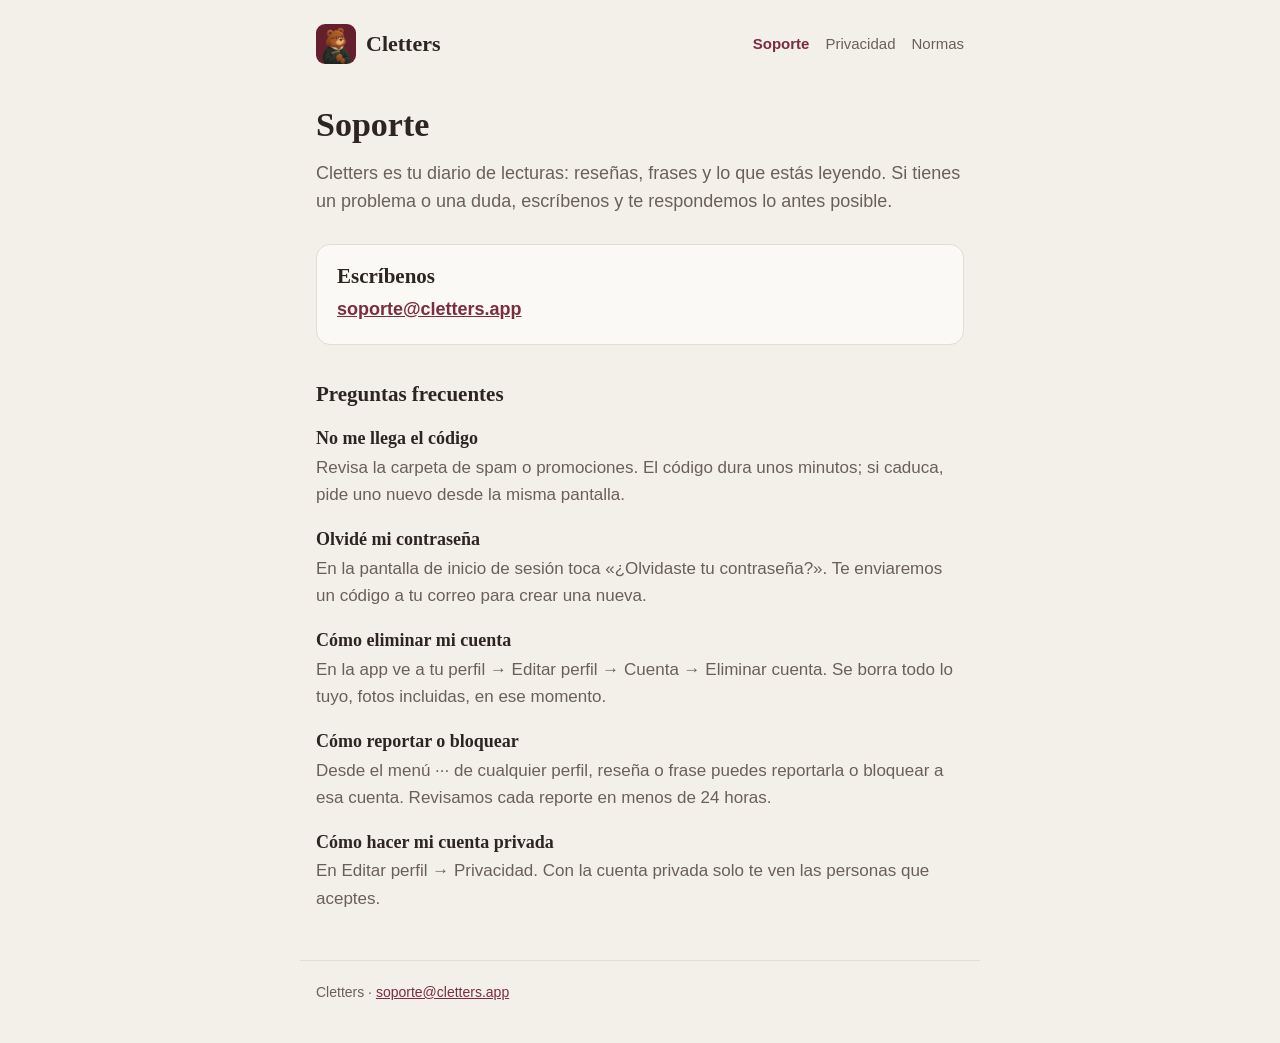
<file: docs/index.html>
<!doctype html>
<html lang="es">
<head>
<meta charset="utf-8">
<meta name="viewport" content="width=device-width, initial-scale=1">
<title>Soporte · Cletters</title>
<link rel="icon" href="icon.png">
<link rel="stylesheet" href="style.css">
</head>
<body>
<header>
  <a class="brand" href="./"><img src="icon.png" alt="" width="40" height="40">Cletters</a>
  <nav><a href="./" aria-current=page>Soporte</a><a href="privacidad.html">Privacidad</a><a href="normas.html">Normas</a></nav>
</header>
<main>
<h1>Soporte</h1>
<p class=lead>Cletters es tu diario de lecturas: reseñas, frases y lo que estás leyendo. Si tienes un problema o una duda, escríbenos y te respondemos lo antes posible.</p>
<section class="card"><h2>Escríbenos</h2><p><a class="mail" href="mailto:soporte@cletters.app">soporte@cletters.app</a></p></section>
<h2 class=faq>Preguntas frecuentes</h2>
<section><h3>No me llega el código</h3><p>Revisa la carpeta de spam o promociones. El código dura unos minutos; si caduca, pide uno nuevo desde la misma pantalla.</p></section>
<section><h3>Olvidé mi contraseña</h3><p>En la pantalla de inicio de sesión toca «¿Olvidaste tu contraseña?». Te enviaremos un código a tu correo para crear una nueva.</p></section>
<section><h3>Cómo eliminar mi cuenta</h3><p>En la app ve a tu perfil → Editar perfil → Cuenta → Eliminar cuenta. Se borra todo lo tuyo, fotos incluidas, en ese momento.</p></section>
<section><h3>Cómo reportar o bloquear</h3><p>Desde el menú ··· de cualquier perfil, reseña o frase puedes reportarla o bloquear a esa cuenta. Revisamos cada reporte en menos de 24 horas.</p></section>
<section><h3>Cómo hacer mi cuenta privada</h3><p>En Editar perfil → Privacidad. Con la cuenta privada solo te ven las personas que aceptes.</p></section>
</main>
<footer>Cletters · <a href="mailto:soporte@cletters.app">soporte@cletters.app</a></footer>
</body>
</html>
</file>
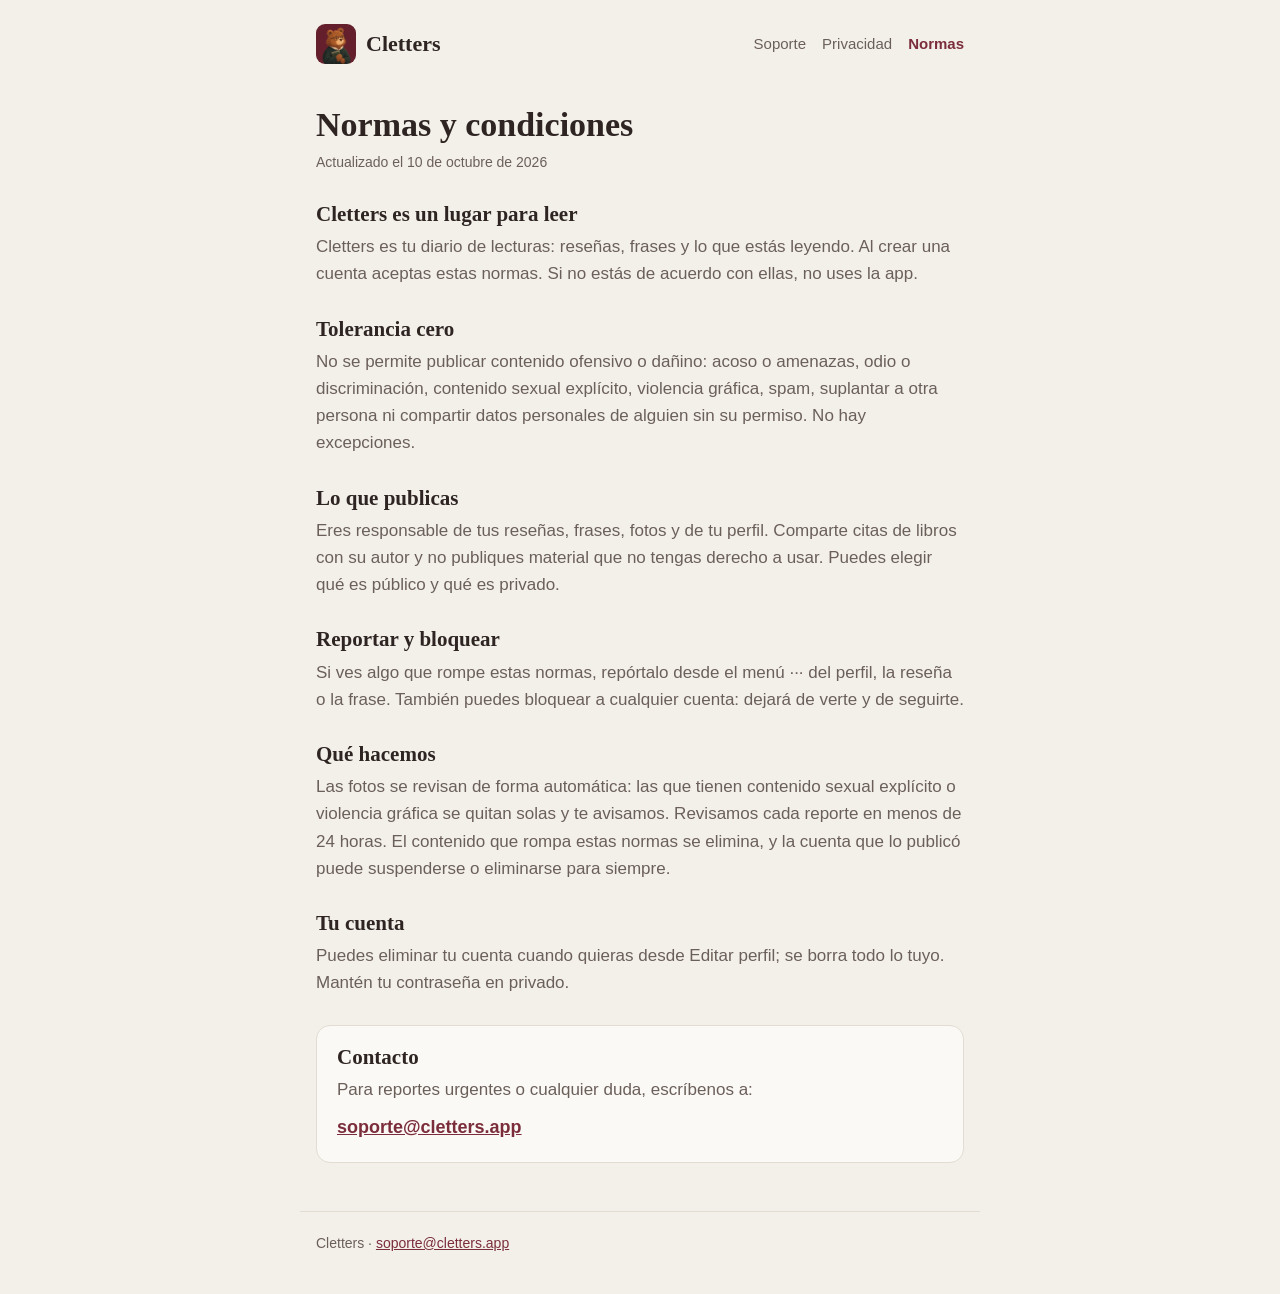
<file: docs/normas.html>
<!doctype html>
<html lang="es">
<head>
<meta charset="utf-8">
<meta name="viewport" content="width=device-width, initial-scale=1">
<title>Normas y condiciones · Cletters</title>
<link rel="icon" href="icon.png">
<link rel="stylesheet" href="style.css">
</head>
<body>
<header>
  <a class="brand" href="./"><img src="icon.png" alt="" width="40" height="40">Cletters</a>
  <nav><a href="./">Soporte</a><a href="privacidad.html">Privacidad</a><a href="normas.html" aria-current=page>Normas</a></nav>
</header>
<main>
<h1>Normas y condiciones</h1>
<p class=updated>Actualizado el 10 de octubre de 2026</p>
<section><h2>Cletters es un lugar para leer</h2><p>Cletters es tu diario de lecturas: reseñas, frases y lo que estás leyendo. Al crear una cuenta aceptas estas normas. Si no estás de acuerdo con ellas, no uses la app.</p></section>
<section><h2>Tolerancia cero</h2><p>No se permite publicar contenido ofensivo o dañino: acoso o amenazas, odio o discriminación, contenido sexual explícito, violencia gráfica, spam, suplantar a otra persona ni compartir datos personales de alguien sin su permiso. No hay excepciones.</p></section>
<section><h2>Lo que publicas</h2><p>Eres responsable de tus reseñas, frases, fotos y de tu perfil. Comparte citas de libros con su autor y no publiques material que no tengas derecho a usar. Puedes elegir qué es público y qué es privado.</p></section>
<section><h2>Reportar y bloquear</h2><p>Si ves algo que rompe estas normas, repórtalo desde el menú ··· del perfil, la reseña o la frase. También puedes bloquear a cualquier cuenta: dejará de verte y de seguirte.</p></section>
<section><h2>Qué hacemos</h2><p>Las fotos se revisan de forma automática: las que tienen contenido sexual explícito o violencia gráfica se quitan solas y te avisamos. Revisamos cada reporte en menos de 24 horas. El contenido que rompa estas normas se elimina, y la cuenta que lo publicó puede suspenderse o eliminarse para siempre.</p></section>
<section><h2>Tu cuenta</h2><p>Puedes eliminar tu cuenta cuando quieras desde Editar perfil; se borra todo lo tuyo. Mantén tu contraseña en privado.</p></section>
<section class="card"><h2>Contacto</h2><p>Para reportes urgentes o cualquier duda, escríbenos a:</p><p><a class="mail" href="mailto:soporte@cletters.app">soporte@cletters.app</a></p></section>
</main>
<footer>Cletters · <a href="mailto:soporte@cletters.app">soporte@cletters.app</a></footer>
</body>
</html>
</file>
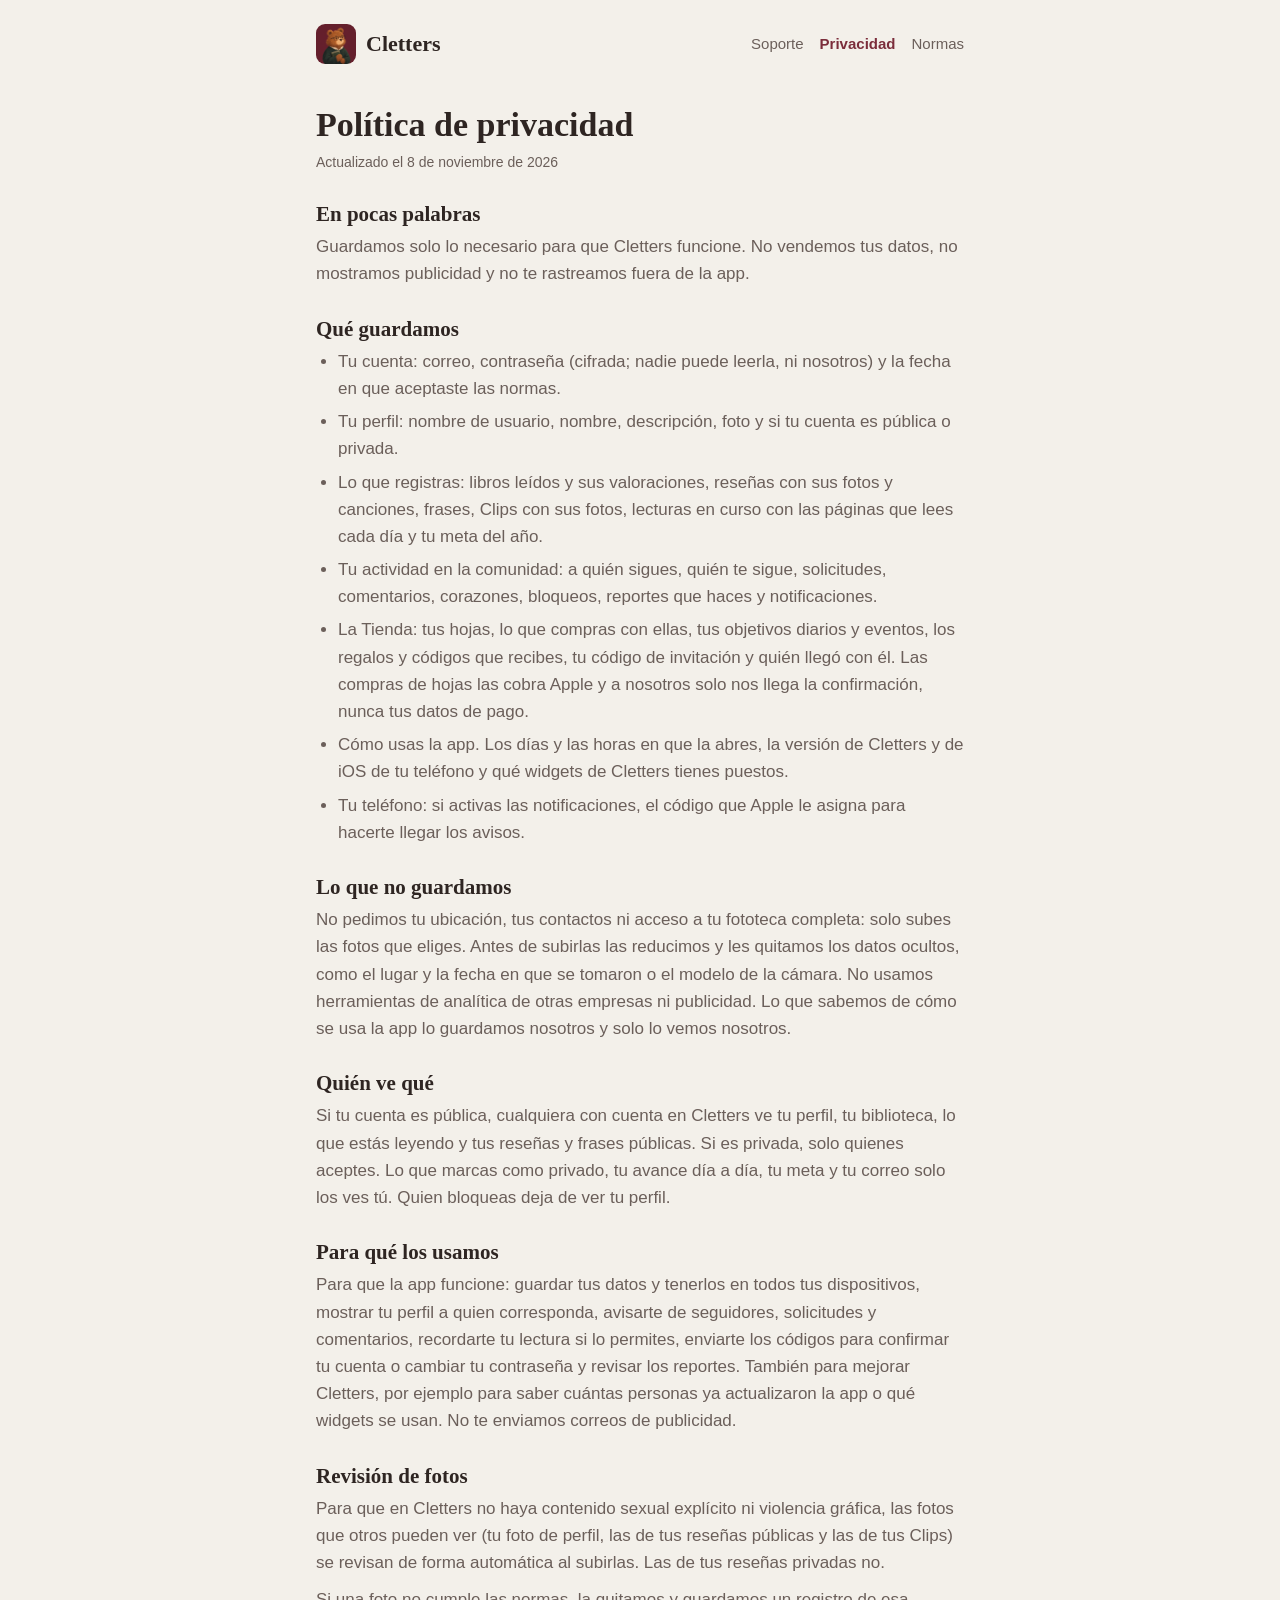
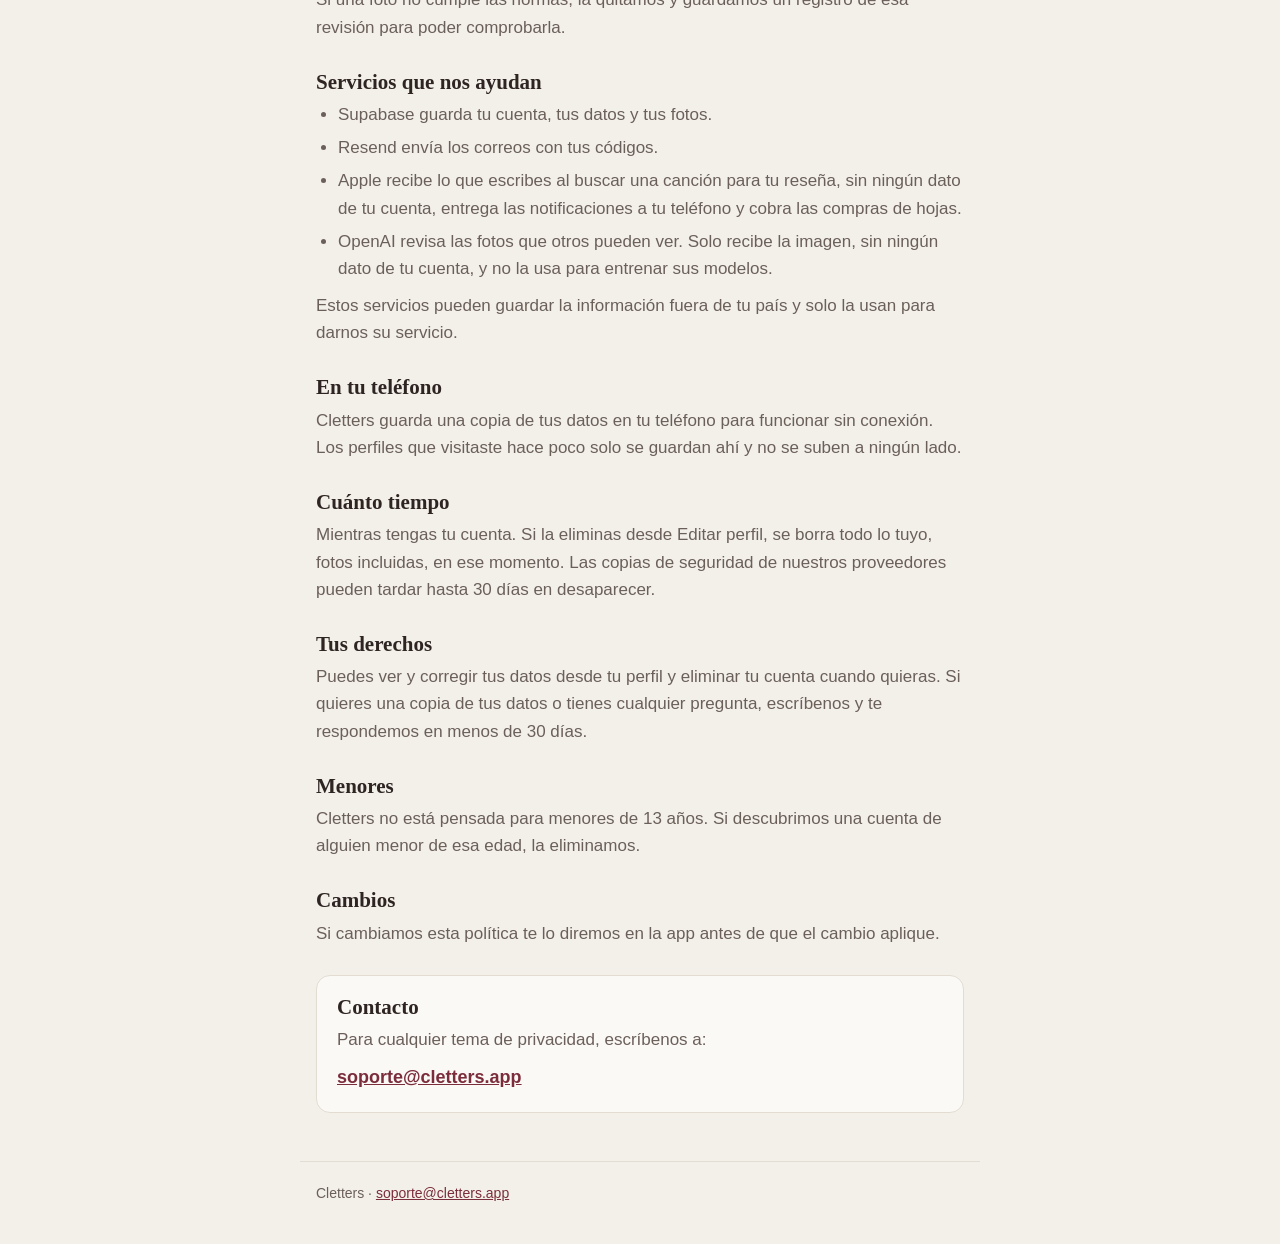
<file: docs/privacidad.html>
<!doctype html>
<html lang="es">
<head>
<meta charset="utf-8">
<meta name="viewport" content="width=device-width, initial-scale=1">
<title>Política de privacidad · Cletters</title>
<link rel="icon" href="icon.png">
<link rel="stylesheet" href="style.css">
</head>
<body>
<header>
  <a class="brand" href="./"><img src="icon.png" alt="" width="40" height="40">Cletters</a>
  <nav><a href="./">Soporte</a><a href="privacidad.html" aria-current=page>Privacidad</a><a href="normas.html">Normas</a></nav>
</header>
<main>
<h1>Política de privacidad</h1>
<p class=updated>Actualizado el 8 de noviembre de 2026</p>
<section><h2>En pocas palabras</h2><p>Guardamos solo lo necesario para que Cletters funcione. No vendemos tus datos, no mostramos publicidad y no te rastreamos fuera de la app.</p></section>
<section><h2>Qué guardamos</h2><ul><li>Tu cuenta: correo, contraseña (cifrada; nadie puede leerla, ni nosotros) y la fecha en que aceptaste las normas.</li><li>Tu perfil: nombre de usuario, nombre, descripción, foto y si tu cuenta es pública o privada.</li><li>Lo que registras: libros leídos y sus valoraciones, reseñas con sus fotos y canciones, frases, Clips con sus fotos, lecturas en curso con las páginas que lees cada día y tu meta del año.</li><li>Tu actividad en la comunidad: a quién sigues, quién te sigue, solicitudes, comentarios, corazones, bloqueos, reportes que haces y notificaciones.</li><li>La Tienda: tus hojas, lo que compras con ellas, tus objetivos diarios y eventos, los regalos y códigos que recibes, tu código de invitación y quién llegó con él. Las compras de hojas las cobra Apple y a nosotros solo nos llega la confirmación, nunca tus datos de pago.</li><li>Cómo usas la app. Los días y las horas en que la abres, la versión de Cletters y de iOS de tu teléfono y qué widgets de Cletters tienes puestos.</li><li>Tu teléfono: si activas las notificaciones, el código que Apple le asigna para hacerte llegar los avisos.</li></ul></section>
<section><h2>Lo que no guardamos</h2><p>No pedimos tu ubicación, tus contactos ni acceso a tu fototeca completa: solo subes las fotos que eliges. Antes de subirlas las reducimos y les quitamos los datos ocultos, como el lugar y la fecha en que se tomaron o el modelo de la cámara. No usamos herramientas de analítica de otras empresas ni publicidad. Lo que sabemos de cómo se usa la app lo guardamos nosotros y solo lo vemos nosotros.</p></section>
<section><h2>Quién ve qué</h2><p>Si tu cuenta es pública, cualquiera con cuenta en Cletters ve tu perfil, tu biblioteca, lo que estás leyendo y tus reseñas y frases públicas. Si es privada, solo quienes aceptes. Lo que marcas como privado, tu avance día a día, tu meta y tu correo solo los ves tú. Quien bloqueas deja de ver tu perfil.</p></section>
<section><h2>Para qué los usamos</h2><p>Para que la app funcione: guardar tus datos y tenerlos en todos tus dispositivos, mostrar tu perfil a quien corresponda, avisarte de seguidores, solicitudes y comentarios, recordarte tu lectura si lo permites, enviarte los códigos para confirmar tu cuenta o cambiar tu contraseña y revisar los reportes. También para mejorar Cletters, por ejemplo para saber cuántas personas ya actualizaron la app o qué widgets se usan. No te enviamos correos de publicidad.</p></section>
<section><h2>Revisión de fotos</h2><p>Para que en Cletters no haya contenido sexual explícito ni violencia gráfica, las fotos que otros pueden ver (tu foto de perfil, las de tus reseñas públicas y las de tus Clips) se revisan de forma automática al subirlas. Las de tus reseñas privadas no.</p>
<p>Si una foto no cumple las normas, la quitamos y guardamos un registro de esa revisión para poder comprobarla.</p></section>
<section><h2>Servicios que nos ayudan</h2><ul><li>Supabase guarda tu cuenta, tus datos y tus fotos.</li><li>Resend envía los correos con tus códigos.</li><li>Apple recibe lo que escribes al buscar una canción para tu reseña, sin ningún dato de tu cuenta, entrega las notificaciones a tu teléfono y cobra las compras de hojas.</li><li>OpenAI revisa las fotos que otros pueden ver. Solo recibe la imagen, sin ningún dato de tu cuenta, y no la usa para entrenar sus modelos.</li></ul>
<p>Estos servicios pueden guardar la información fuera de tu país y solo la usan para darnos su servicio.</p></section>
<section><h2>En tu teléfono</h2><p>Cletters guarda una copia de tus datos en tu teléfono para funcionar sin conexión. Los perfiles que visitaste hace poco solo se guardan ahí y no se suben a ningún lado.</p></section>
<section><h2>Cuánto tiempo</h2><p>Mientras tengas tu cuenta. Si la eliminas desde Editar perfil, se borra todo lo tuyo, fotos incluidas, en ese momento. Las copias de seguridad de nuestros proveedores pueden tardar hasta 30 días en desaparecer.</p></section>
<section><h2>Tus derechos</h2><p>Puedes ver y corregir tus datos desde tu perfil y eliminar tu cuenta cuando quieras. Si quieres una copia de tus datos o tienes cualquier pregunta, escríbenos y te respondemos en menos de 30 días.</p></section>
<section><h2>Menores</h2><p>Cletters no está pensada para menores de 13 años. Si descubrimos una cuenta de alguien menor de esa edad, la eliminamos.</p></section>
<section><h2>Cambios</h2><p>Si cambiamos esta política te lo diremos en la app antes de que el cambio aplique.</p></section>
<section class="card"><h2>Contacto</h2><p>Para cualquier tema de privacidad, escríbenos a:</p><p><a class="mail" href="mailto:soporte@cletters.app">soporte@cletters.app</a></p></section>
</main>
<footer>Cletters · <a href="mailto:soporte@cletters.app">soporte@cletters.app</a></footer>
</body>
</html>
</file>
<file: docs/style.css>
:root {
  --paper: #F3F0EA;
  --card: #FBF9F5;
  --ink: #2E2522;
  --ink-soft: #6B5F5A;
  --wine: #7B2D3B;
  --line: #E2DCD2;
  color-scheme: light dark;
}

@media (prefers-color-scheme: dark) {
  :root {
    --paper: #1C1816;
    --card: #262120;
    --ink: #EDE6DD;
    --ink-soft: #B3A89F;
    --wine: #D49AA5;
    --line: #3A3330;
  }
}

* { box-sizing: border-box; }

body {
  margin: 0;
  background: var(--paper);
  color: var(--ink);
  font: 17px/1.6 -apple-system, BlinkMacSystemFont, "Segoe UI", Roboto, sans-serif;
  -webkit-text-size-adjust: 100%;
}

header, main, footer {
  max-width: 680px;
  margin: 0 auto;
  padding: 0 16px;
}

header {
  display: flex;
  flex-wrap: wrap;
  align-items: center;
  justify-content: space-between;
  gap: 12px;
  padding-top: 24px;
  padding-bottom: 8px;
}

.brand {
  display: flex;
  align-items: center;
  gap: 10px;
  color: var(--ink);
  text-decoration: none;
  font: 600 22px/1 ui-serif, "New York", Georgia, serif;
}

.brand img { border-radius: 9px; }

nav { display: flex; gap: 16px; }

nav a {
  color: var(--ink-soft);
  text-decoration: none;
  font-size: 15px;
}

nav a[aria-current] { color: var(--wine); font-weight: 600; }

h1, h2, h3 {
  font-family: ui-serif, "New York", Georgia, serif;
  line-height: 1.25;
}

h1 { font-size: 34px; margin: 32px 0 4px; }
h2 { font-size: 21px; margin: 28px 0 6px; }
h3 { font-size: 18px; margin: 20px 0 4px; }
h2.faq { margin-top: 36px; }

p, ul { margin: 0 0 10px; color: var(--ink-soft); }
ul { padding-left: 22px; }
li { margin-bottom: 6px; }

.updated { font-size: 14px; }
.lead { font-size: 18px; margin-top: 12px; }

.card {
  background: var(--card);
  border: 1px solid var(--line);
  border-radius: 14px;
  padding: 4px 20px 10px;
  margin-top: 28px;
}

.card h2 { margin-top: 14px; }

a { color: var(--wine); }
.mail { font-weight: 600; font-size: 18px; word-break: break-all; }

footer {
  margin-top: 48px;
  padding-top: 20px;
  padding-bottom: 40px;
  border-top: 1px solid var(--line);
  font-size: 14px;
  color: var(--ink-soft);
}
</file>
